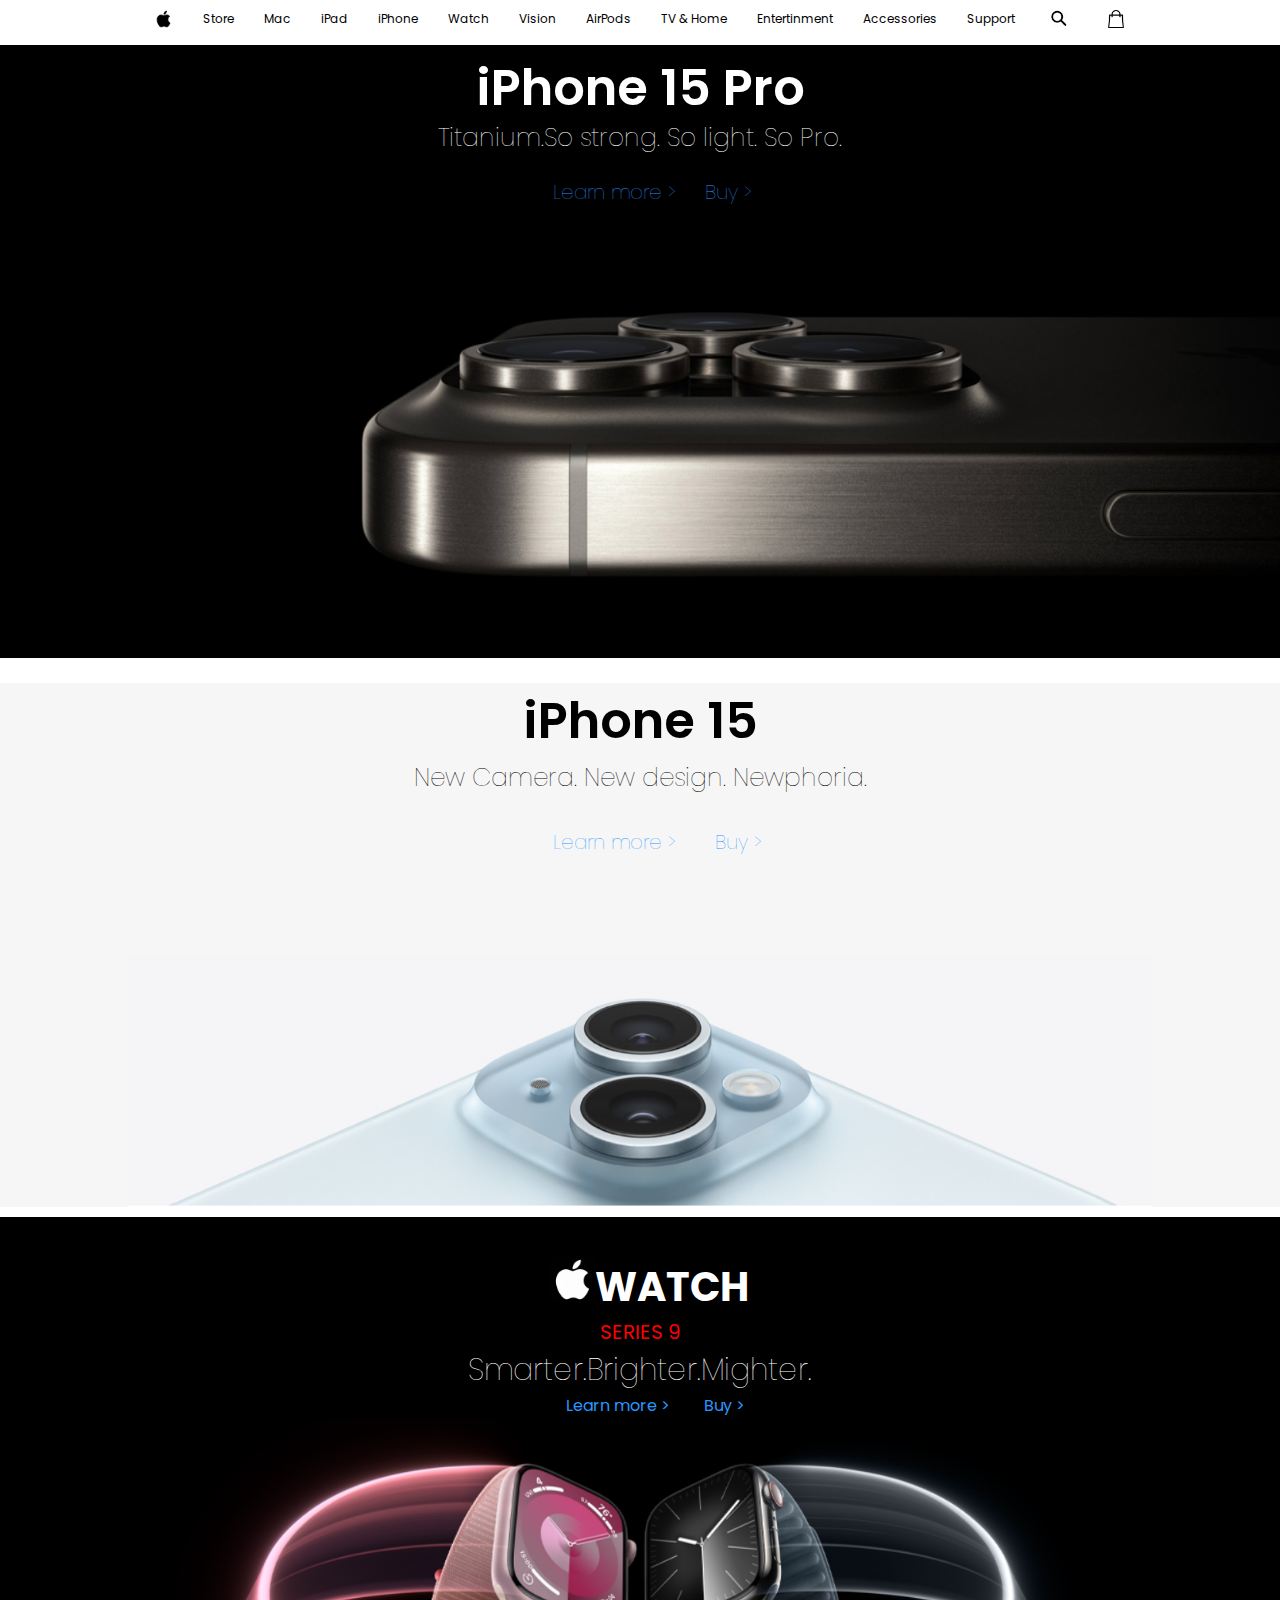
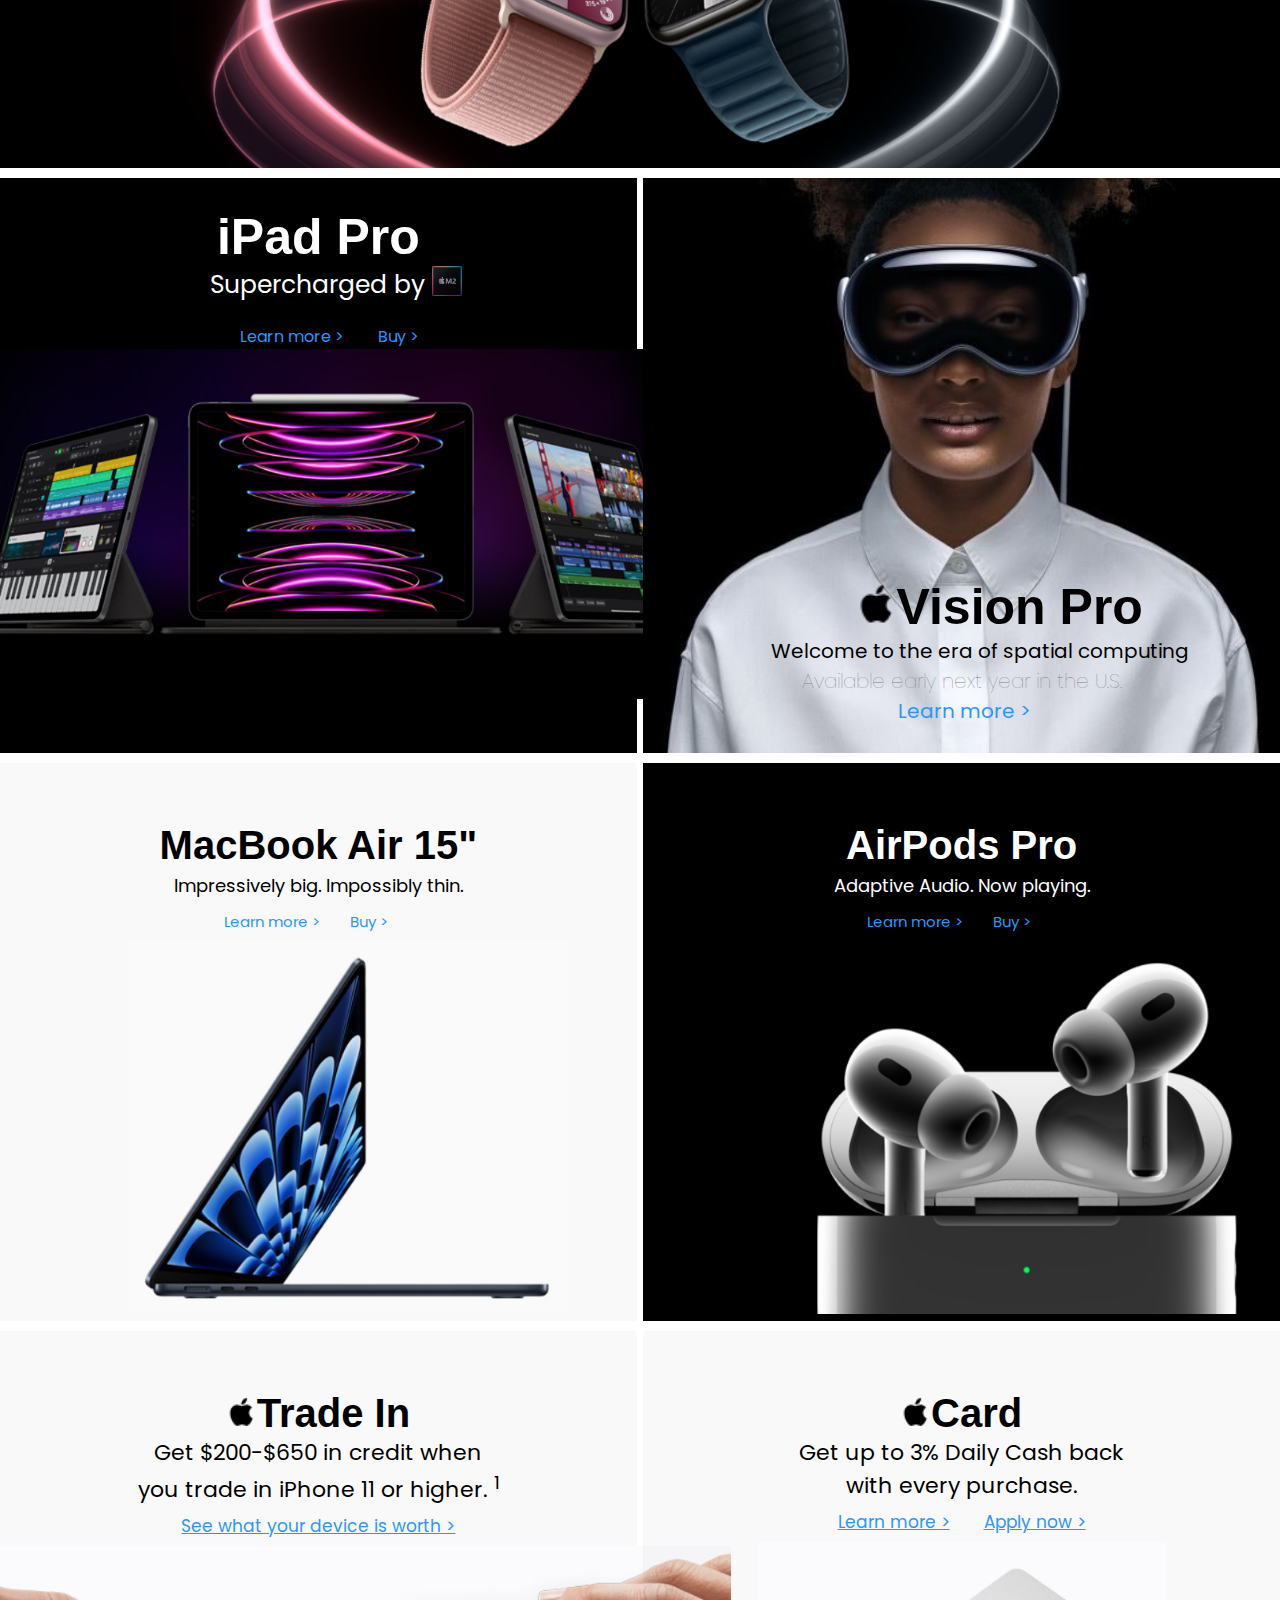
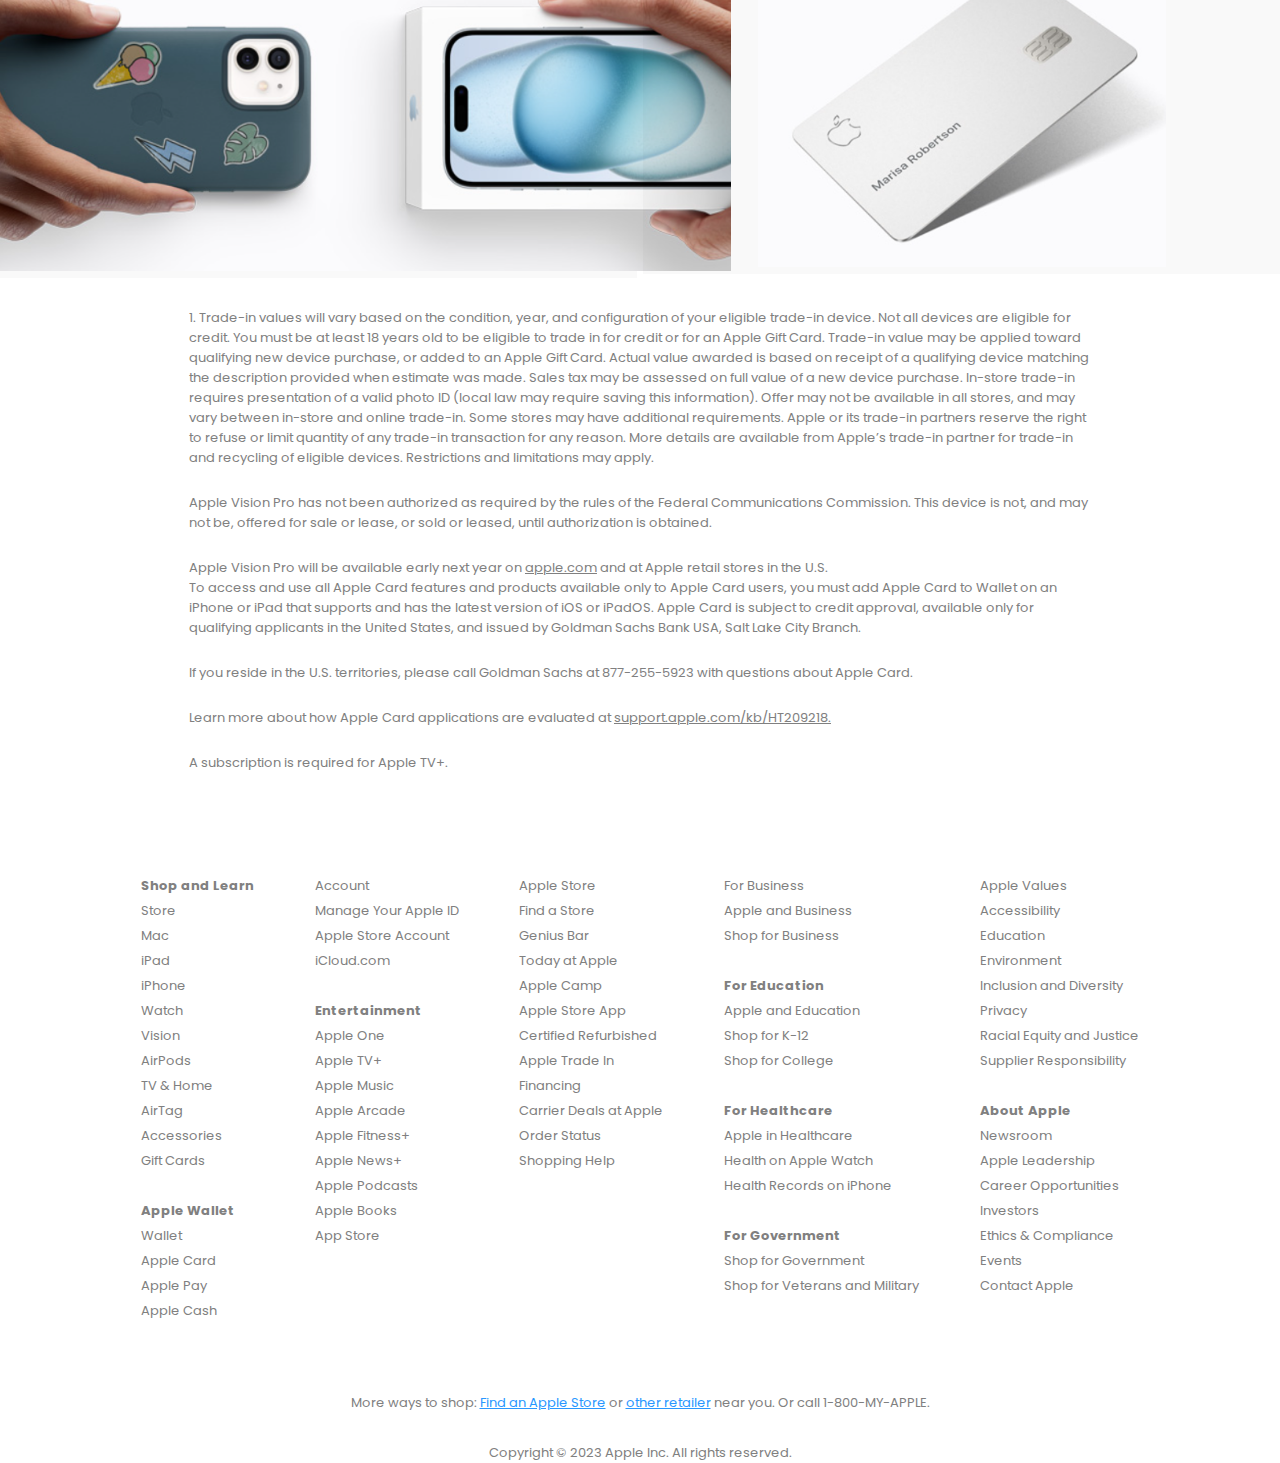
<file: index.html>
<!DOCTYPE html>
<html lang="en">
<head>
    <meta charset="UTF-8">
    <meta name="viewport" content="width=device-width, initial-scale=1.0">
    <title>Apple-1</title>
    <link rel="stylesheet" href="Apple.css">
    <link rel="icon" type="image/jpg" href="Apple 2/apple logo.png">
</head>
<body>
    <div class="main">
        <div class="newbar">
            <div class="logo">
                <img src="Apple 2/apple logo.png" alt="logo">
            </div>
            <ul>
                <li>Store</li>
                <li>Mac</li>
                <li>iPad</li>
                <li>iPhone</li>
                <li>Watch</li>
                <li>Vision</li>
                <li>AirPods</li>
                <li>TV & Home</li>
                <li>Entertinment</li>
                <li>Accessories</li>
                <li>Support</li>
            </ul>
            <div class="new-icons">
                <img src="Apple/search-icon-png-9969(1) (1).png" alt="search key">
                <img src="Apple/shopping-bag (1).png" alt="">
            </div>
        </div>
        <div class="section-1">
            <div class="words-1">
                <h1>iPhone 15 Pro</h1> <br>
                <h4>Titanium.So strong. So light. So Pro. </h4>
                <a href="https://www.apple.com/iphone-15-pro/">Learn more ></a>
                <a href="https://www.apple.com/shop/buy-iphone/iphone-15-pro">Buy ></a>
            </div>
            <div class="image-1">
                <img src="Apple 2/iphone 15-1.png" alt="iphone-15 pro">
            </div>
        </div>
        <div style="cursor: pointer;" class="section-2">
            <div  class="words-2">
                <h1>iPhone 15</h1>
                <h4>New Camera. New design. Newphoria.</h4>
                <a href="https://www.apple.com/iphone-15/">Learn more ></a>
                <a href="https://www.apple.com/shop/buy-iphone/iphone-15">Buy ></a>
            </div>
            <div class="image-2">
                <img src="Apple 2/iphone 15-2.png" alt="iPhone 15">
            </div>
        </div>
        <div style="cursor: pointer;"class="section-3">
            <div class="image-logo">
                <img src="Apple/white apple logo.jpeg" alt="logo">
                <h1>WATCH</h1>
            </div>
            <div class="words-3">
                <P>SERIES 9</P>
                <h4>Smarter.Brighter.Mighter.</h4>
                <a href="https://www.apple.com/apple-watch-series-9/">Learn more ></a>
                <a href="https://www.apple.com/shop/buy-watch/apple-watch">Buy ></a>
            </div>
            <div class="image-3">
                <img src="Apple 2/iWatch-1.png" alt="iWatch">
            </div>
        </div>
        <div class="section-4">
            <div style="cursor: pointer;" class="words-4-1">
                 <h1>iPad Pro</h1>
                 <div class="chip-icon">
                    <p>Supercharged by</p>
                    <img src="Apple 2/m2 chip 1.jpg" alt="chip">
                 </div>
                 <div class="site-words-1">
                    <a href="https://www.apple.com/ipad-pro/">Learn more ></a>
                    <a href="https://www.apple.com/shop/buy-ipad/ipad-pro">Buy ></a>
                 </div>
                 <div class="image-4-1">
                    <img src="Apple 2/iPad-1.png" alt="iPad">
                 </div>
            </div>
            <div style="cursor: pointer;" class="words-4-2"> 
                <h1><img src="Apple 2/apple logo.png" alt="logo">Vision Pro</h1>
                <p>Welcome to the era of spatial computing</p>
                <h5>Available early next year in the U.S.</h5>
                <a href="https://www.apple.com/apple-vision-pro/">Learn more ></a>
                
            </div>
        </div>
        <div class="section-5">
            <div style="cursor: pointer;" class="words-5-1">
                <h1>MacBook Air 15"</h1>
                <p>Impressively big. Impossibly thin.</p>
                <p><a href="https://www.apple.com/macbook-air-13-and-15-m2/">Learn more ></a> <a href="https://www.apple.com/shop/buy-mac/macbook-air/15-inch-m2">Buy ></a></p>
                <div class="image-5-1">
                    <img src="Apple 2/MacBook-1.png" alt="macbook">
                </div>
            </div>
            <div style="cursor: pointer;" class="words-5-2">
                <h1>AirPods Pro</h1>
                <p>Adaptive Audio. Now playing.</p>
                <p><a href="https://www.apple.com/airpods-pro/">Learn more ></a> <a href="https://www.apple.com/shop/product/MTJV3AM/A/airpods-pro">Buy ></a></p>
                <div class="image-5-2">
                    <img src="Apple 2/AirPod-1.png" alt="airpod">
                </div>
            </div>
        </div>
        <div class="section-6">
            <div style="cursor: pointer;" class="words-6-1">
                <h1><img src="Apple 2/apple logo.png" alt="logo">Trade In</h1>
                <p>Get $200-$650 in credit when <br>you trade in iPhone&nbsp;11 or higher. <sup>1</sup></p>
                <a href="https://www.apple.com/shop/trade-in">See what your device is worth ></a>
                <div class="image-6-1">
                    <img src="Apple 2/mobiles.png" alt="mobiles">
                </div>
            </div>
            <div style="cursor: pointer;" class="words-6-2">
                <h1><img src="Apple 2/apple logo.png" alt="logo">Card</h1>
                <p>Get up to 3% Daily Cash back <br> with every purchase.</p>
                <a href="https://www.apple.com/apple-card/">Learn more ></a>
                <a style="margin-left: 30px;" href="https://card.apple.com/apply/application?referrer=cid%3Dapy-200-10000036&start=false">Apply now ></a>
                <div class="image-6-2">
                    <img src="Apple 2/card-1.png" alt="card">
                </div>
            </div>
        </div>
        <div class="paragraph">
            <p>1. Trade-in values will vary based on the condition, year, and configuration of your eligible trade-in device. Not all devices are eligible for credit. You must be at least 18 years old to be eligible to trade in for credit or for an Apple Gift Card. Trade-in value may be applied toward qualifying new device purchase, or added to an Apple Gift Card. Actual value awarded is based on receipt of a qualifying device matching the description provided when estimate was made. Sales tax may be assessed on full value of a new device purchase. In-store trade-in requires presentation of a valid photo ID (local law may require saving this information). Offer may not be available in all stores, and may vary between in-store and online trade-in. Some stores may have additional requirements. Apple or its trade-in partners reserve the right to refuse or limit quantity of any trade-in transaction for any reason. More details are available from Apple’s trade-in partner for trade-in and recycling of eligible devices. Restrictions and limitations may apply.</p><br>
            <p>Apple Vision Pro has not been authorized as required by the rules of the Federal Communications Commission. This device is not, and may not be, offered for sale or lease, or sold or leased, until authorization is obtained.</p><br>
            <p>Apple Vision Pro will be available early next year on <ins>apple.com</ins> and at Apple retail stores in the U.S.</p>
            <p>To access and use all Apple Card features and products available only to Apple Card users, you must add Apple Card to Wallet on an iPhone or iPad that supports and has the latest version of iOS or iPadOS. Apple Card is subject to credit approval, available only for qualifying applicants in the United States, and issued by Goldman Sachs Bank USA, Salt Lake City Branch.</p><br>
            <p>If you reside in the U.S. territories, please call Goldman Sachs at 877-255-5923 with questions about Apple Card.</p> <br>
            <p>Learn more about how Apple Card applications are evaluated at <ins>support.apple.com/kb/HT209218.</ins></p><br>
            <p>A subscription is required for Apple TV+.</p><br> <br>
        </div>
        <div class="menu-bar">
            <ul>
                <li><strong>Shop and Learn</strong></li>
                <li>Store</li>
                <li>Mac</li>
                <li>iPad</li>
                <li>iPhone</li>
                <li>Watch</li>
                <li>Vision</li>
                <li>AirPods</li>
                <li>TV & Home</li>
                <li>AirTag</li>
                <li>Accessories</li>
                <li>Gift Cards</li> <br>
                <li><strong>Apple Wallet</strong></li>
                <li>Wallet</li>
                <li>Apple Card</li>
                <li>Apple Pay</li>
                <li>Apple Cash</li>
           </ul>
           <ul>
            <li>Account</li>
            <li>Manage Your Apple ID</li>
            <li>Apple Store Account</li>
            <li>iCloud.com</li> <br>
            <li><strong>Entertainment</strong> </li>
            <li>Apple One</li>
            <li>Apple TV+</li>
            <li>Apple Music</li>
            <li>Apple Arcade</li>
            <li>Apple Fitness+</li>
            <li>Apple News+</li>
            <li>Apple Podcasts</li>
            <li>Apple Books</li>
            <li>App Store</li>
          </ul>
          <ul>
            <li>Apple Store</li>
            <li>Find a Store</li>
            <li>Genius Bar</li>
            <li>Today at Apple</li>
            <li>Apple Camp</li>
            <li>Apple Store App</li>
            <li>Certified Refurbished</li>
            <li>Apple Trade In</li>
            <li>Financing</li>
            <li>Carrier Deals at Apple</li>
            <li>Order Status</li>
            <li>Shopping Help</li>
          </ul>
          <ul>
            <li>For Business</li>
            <li>Apple and Business</li>
            <li>Shop for Business</li> <br>
            <li> <strong>For Education</strong></li>
            <li>Apple and Education</li>
            <li>Shop for K-12</li>
            <li>Shop for College</li> <br>
            <li> <strong>For Healthcare</strong></li>
            <li>Apple in Healthcare</li>
            <li>Health on Apple Watch</li>
            <li>Health Records on iPhone</li> <br>
            <li> <strong>For Government</strong></li>
            <li>Shop for Government</li>
            <li>Shop for Veterans and Military</li>
          </ul>
          <ul>
            <li>Apple Values</li>
            <li>Accessibility</li>
            <li>Education</li>
            <li>Environment</li>
            <li>Inclusion and Diversity</li>
            <li>Privacy</li>
            <li>Racial Equity and Justice</li>
            <li>Supplier Responsibility</li> <br>
            <li> <strong>About Apple</strong></li>
            <li>Newsroom</li> 
            <li>Apple Leadership</li>
            <li>Career Opportunities</li>
            <li>Investors</li>
            <li>Ethics & Compliance</li>
            <li>Events</li>
            <li>Contact Apple</li>
         </ul>
        </div>
        <div class="before-footer">
            <p>More ways to shop: <a href="https://www.apple.com/retail/">Find an Apple Store</a> or <a href="https://locate.apple.com/">other retailer</a>  near you. Or call 1-800-MY-APPLE.</p>
        </div>
        <div class="footer">
            <p>Copyright © 2023 Apple Inc. All rights reserved.</p>
        </div>
        
    </div>
    
</body>
</html>
</file>
<file: Apple.css>
@import url('https://fonts.googleapis.com/css2?family=Poppins:wght@500&family=Roboto:ital@1&display=swap');

*{
    margin: 0;
    padding: 0;
    box-sizing: border-box;
    font-family: 'Poppins', sans-serif;
}
.newbar .logo img {
    color: white;
    height: 18px;
}
.new-icons img {
    height: 18px;
    margin-left: 35px;
}
.newbar {
    display: flex;
    justify-content:center;
    background-color: white;
    width: 100%;
    position: fixed;
    top: 0;
    padding: 10px;
    cursor: pointer;
}
.newbar ul {
    display: flex;
    list-style: none;
}
.newbar ul li {
    margin-left: 30px;
    font-size: 12px;
}
.words-1 h1 {
    font-size: 50px;
    color: white; 
    margin-top: 25px; 
    font-weight:550;
}
.words-1 h4 {
    font-size: 25px;
    font-style: normal;
    color: white;
    margin-bottom: 30px;
    font-weight: 100;
}
.words-1 {
    text-align: center;
    margin-top: 30px;
    line-height: 25px;
    padding-top: 20px;
}
.image-1 img {
    height: 375px;
    padding-left: 325px;
    margin-top: 70px;
}
.section-1 {
    background-color: black;
    cursor: pointer;
}
.section-1 a {
    color: #2997ff;
    margin-left: 25px;
    font-size: 20px;
    font-weight: lighter;
    text-decoration: none;
}
.words-2 h1 {
    font-size: 50px;
    margin-top: 25px;
    font-weight: 550;
}
.words-2 h4 {
    font-size: 25px;
    font-style:normal;
    font-weight: 100;
    margin-bottom: 30px;
}
.words-2 {
    text-align: center;
}
.section-2 {
    background-color:rgba(0, 0, 0, 0.035);
    padding: 0px;
    margin: 0px;
    cursor: pointer;
}
.image-2 img {
    height: 250px;
    margin-top: 100px;
    width: 80%;
    margin-left: auto;
    margin-right: auto;
    display: block;
}
.words-2 a {
    text-decoration: none;
    color: #2997ff;
    margin-left: 35px;
    font-size: 20px;
    font-weight:lighter;
}
.image-logo img {
    height: 45px;
    margin-left: 43%;
}
.image-logo {
    display: flex;
    margin-top: 10px;
    padding-top: 40px;
}
.image-logo h1 {
    font-weight: bold;
    font-size: 40px;
    color: white;
}
.words-3 {
    text-align: center;
}
.words-3 p {
    font-size: 20px;
    color: red;
}
.words-3 h4 {
    font-size: 30px;
    font-weight: 100;
    color: white;
}
.words-3 a {
    color: #2997ff;
    text-decoration: none;
    margin-left: 30px;
}
.image-3 img {
    width: 80%;
    height: 350px;
    justify-content: center;
    margin-left: auto;
    margin-right: auto;
    display: block;
}
.section-3 {
    background-color: black;
    padding: 0px;
    margin: 0px;
}
.words-4-1 {
    float: left;
    width: 49.75%;
    background-color: black;
    margin-top: 10px;
    height: 575px;
}
.words-4-2 {
    float: right;
    width: 49.75%;
    margin-top: 10px;
    
}
.words-4-1 h1 {
    font-family: 'Gill Sans', 'Gill Sans MT', Calibri, 'Trebuchet MS', sans-serif;
    font-size: 50px;
    text-align: center;
    padding-top: 30px;
    color: white;
}
.words-4-2 h1 {
    font-family: 'Gill Sans', 'Gill Sans MT', Calibri, 'Trebuchet MS', sans-serif;
    font-size: 50px;
    padding-left:05%;
    padding-top: 400px;
}
.words-4-2 img {
    height: 40px;
    padding-left: 30%;
}
.chip-icon img {
    height: 30px;
}
.chip-icon p {
    font-size: 25px;
    margin-right: 7px;
    color: white;
}
.chip-icon {
    display: flex;
    margin-left: 33%;
}
.site-words-1 a {
    color: #2997ff;
    text-decoration: none;
    margin-left: 30px;
    text-align: center;
}
.site-words-1 {
    margin-left: 33%;
    padding-top: 20px;
}
.words-4-2 {
    background-image: url(Apple/Vision\ pro.jpg);
    background-size: cover;
    height: 575px;
}
.image-4-1 img {
    height: 350px;
}
.words-4-2 p {
   font-size: 20px;
   margin-left: 20%;
}
.words-4-2 h5 {
    font-size: 20px;
    font-weight: 100;
    color: grey;
    margin-left: 25%;
}
.words-4-2 a {
    font-size: 20px;
    text-decoration: none;
    color: #2997ff;
    margin-left: 40%;
}
.words-5-1 {
    width: 49.75%;
    float: left;
    background-color: rgba(0, 0, 0, 0.025);
    margin-top: 10px;
}
.words-5-2 {
    width: 49.75%;
    float: right;
    background-color: black;
    margin-top: 10px;
}
.words-5-1 h1 {
    font-family: 'Gill Sans', 'Gill Sans MT', Calibri, 'Trebuchet MS', sans-serif;
    font-size: 40px;
    text-align: center;
    padding-top: 60px;
}
.words-5-2 h1 {
    font-family: 'Gill Sans', 'Gill Sans MT', Calibri, 'Trebuchet MS', sans-serif;
    font-size: 40px;
    text-align: center;
    padding-top: 60px;
    color: white;
}
.words-5-1 p {
    font-size: 18px;
    text-align: center;
    line-height: 35px;
}
.words-5-2 p {
    font-size: 18px;
    color: white;
    text-align: center;
    line-height: 35px;
}
.words-5-1 a {
    font-size: 15px;
    color: #2997ff;
    padding-right: 25px;
    text-decoration: none;
}
.words-5-2 a {
    font-size: 15px;
    color: #2997ff;
    padding-right: 25px;
    text-decoration: none;
}
.image-5-1 img {
    height: 375px;
    padding-left: 20%;
}
.image-5-2 img {
    height: 375px;
    padding-left: 20%;
}
.words-6-1 {
    width: 49.75%;
    float: left;
    background-color: rgba(0, 0, 0, 0.025);
    margin-top: 10px;
    text-align: center;
}
.words-6-2 {
    width: 49.75%;
    float: right;
    background-color: rgba(0, 0, 0, 0.025);
    margin-top: 10px;
    text-align: center;
}
.words-6-1 h1 {
    font-size: 40px;
    font-family: 'Gill Sans', 'Gill Sans MT', Calibri, 'Trebuchet MS', sans-serif;
    padding-top: 60px;
}
.words-6-2 h1 {
    font-size: 40px;
    font-family: 'Gill Sans', 'Gill Sans MT', Calibri, 'Trebuchet MS', sans-serif;
    padding-top: 60px;
}
.words-6-1 img {
    height: 30px;
}
.words-6-2 img {
    height: 30px;
}
.words-6-1 p {
    font-size: 22px;
}
.words-6-2 p {
    font-size: 22px;
}
.words-6-1 a {
    color: #2997ff;
    font-size: 17px;
    line-height: 40px;
}
.words-6-2 a {
    color: #2997ff;
    font-size: 17px;
    line-height: 40px;   
}
.image-6-1 img {
    height: 325px;
}
.image-6-2 img {
    height: 325px;
}
.paragraph {
    margin-left: 5cm;
    margin-right: 5cm;
    float: left;
    margin-top: 30px;
    border-bottom:grey;
    padding-bottom: 50px;
}
.paragraph p {
    font-size: 13px;
    color: grey;
}
.menu-bar ul {
    list-style: none;
    font-size: 13px;
    color: grey;
    line-height: 25px;
}
.menu-bar {
    width: 100%;
    display: flex;
    justify-content: space-evenly;
    padding-left: 80px;
    padding-right: 80px;
    padding-bottom: 40px;
}
.menu-bar :hover li {
    text-decoration: underline;
    cursor: pointer;
}
.before-footer p {
    font-size: 13px;
    color: grey;
    border-bottom: grey;
    text-align: center;
    padding: 30px;
}
.before-footer a {
    color: #2997ff;
}
.footer p {
    font-size: 13px;
    color: grey;
    text-align: center;

}
</file>
